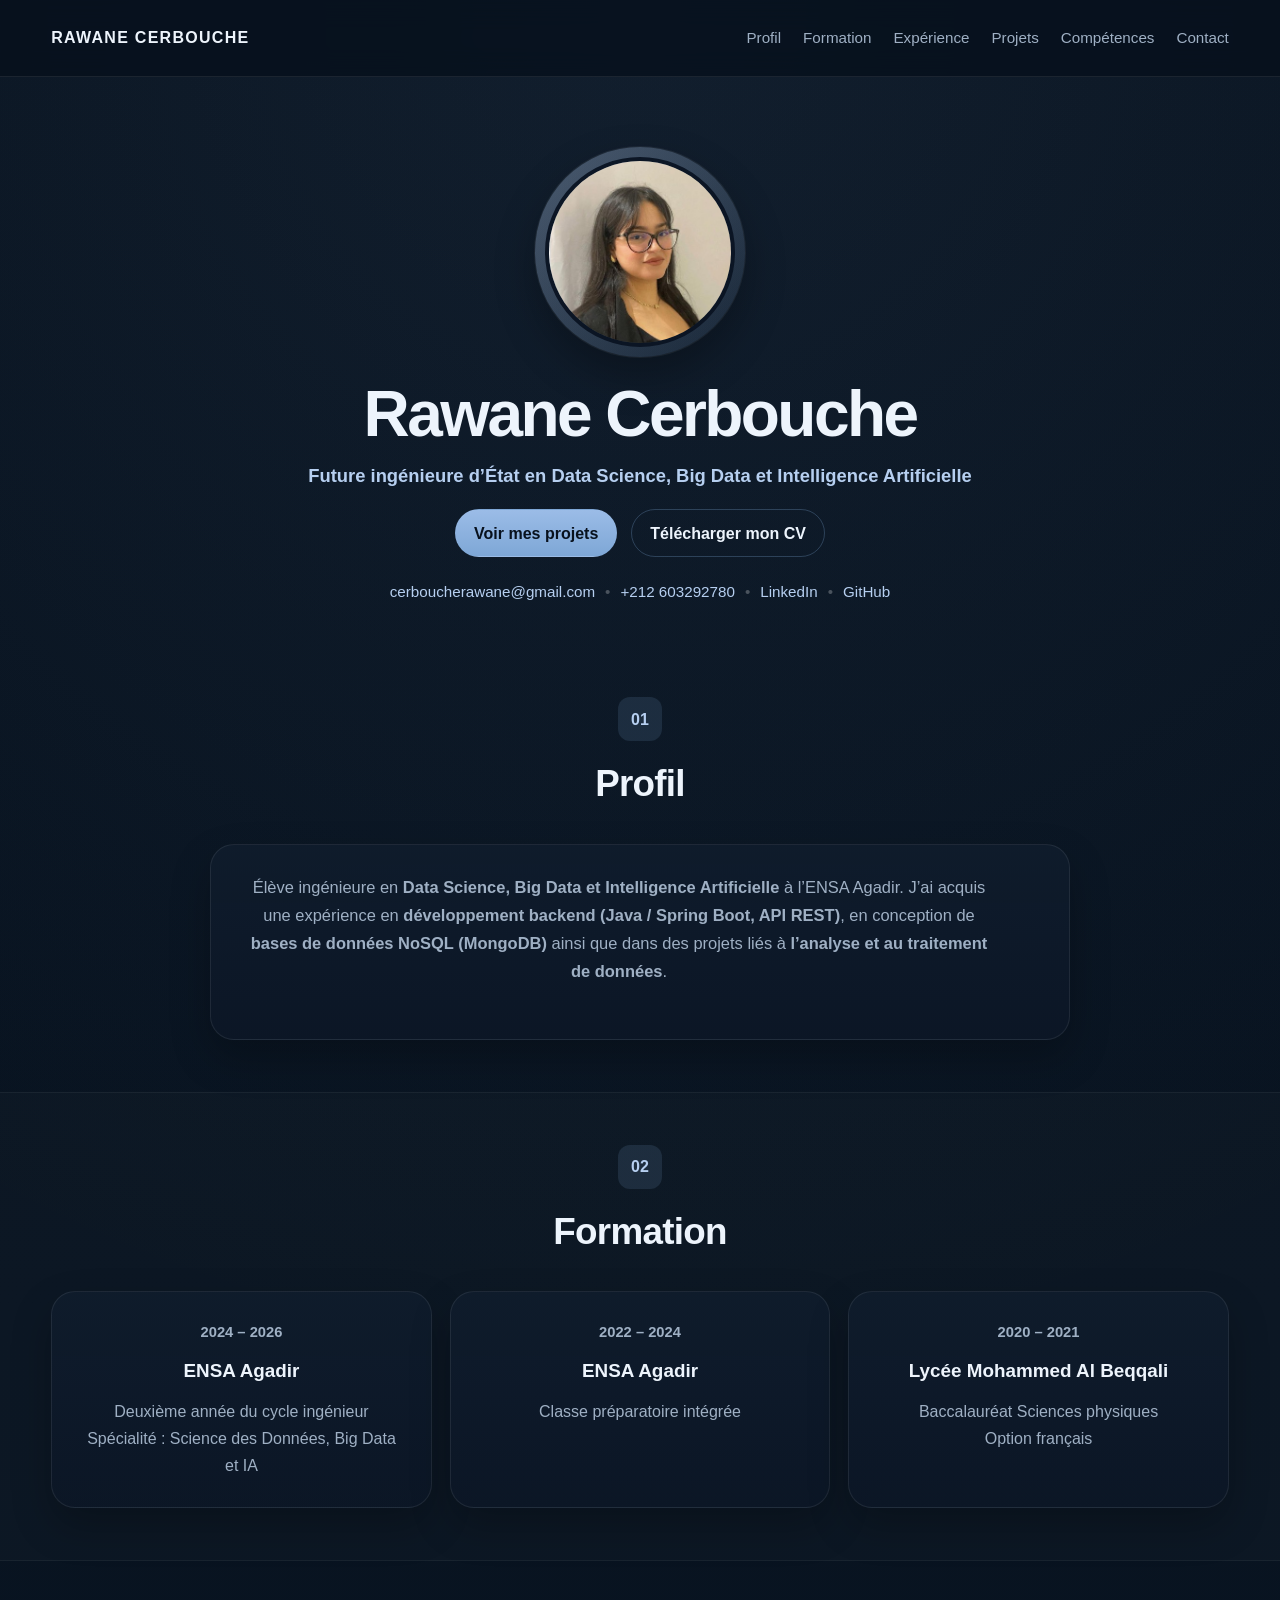
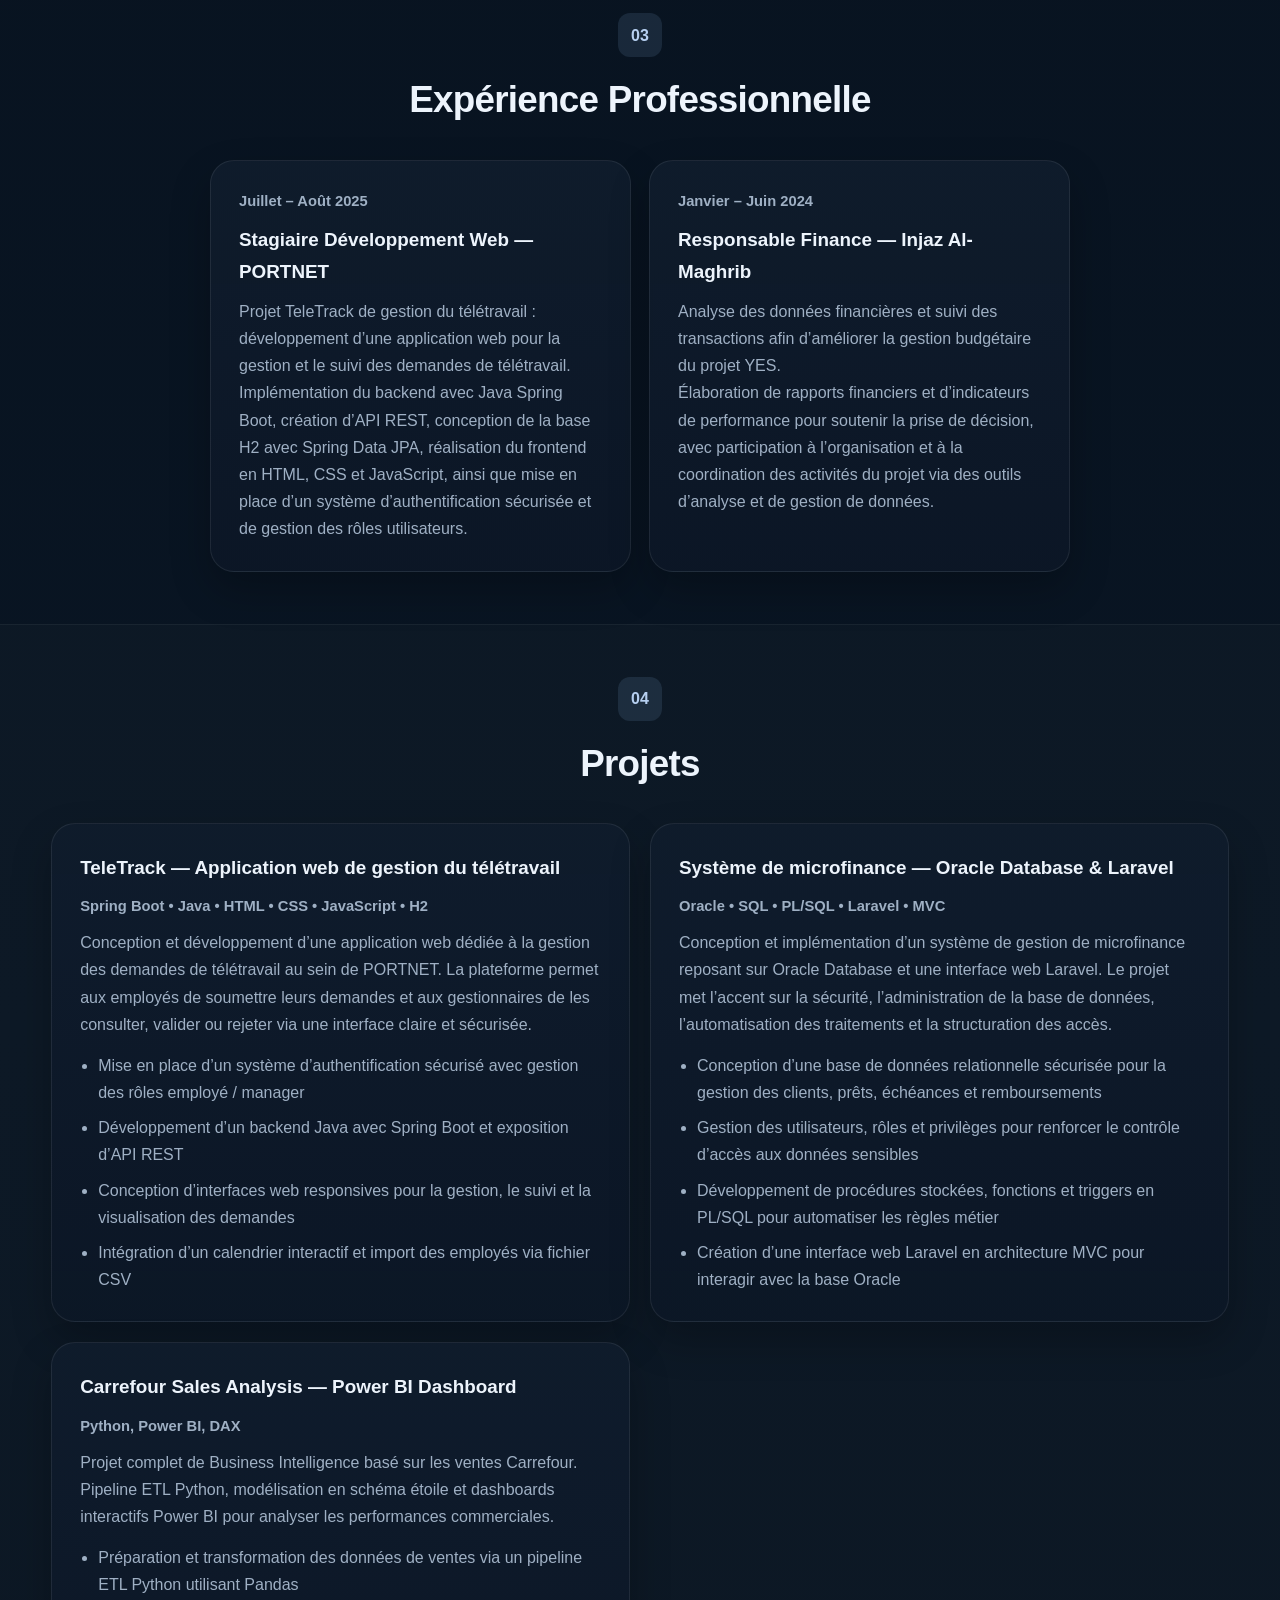
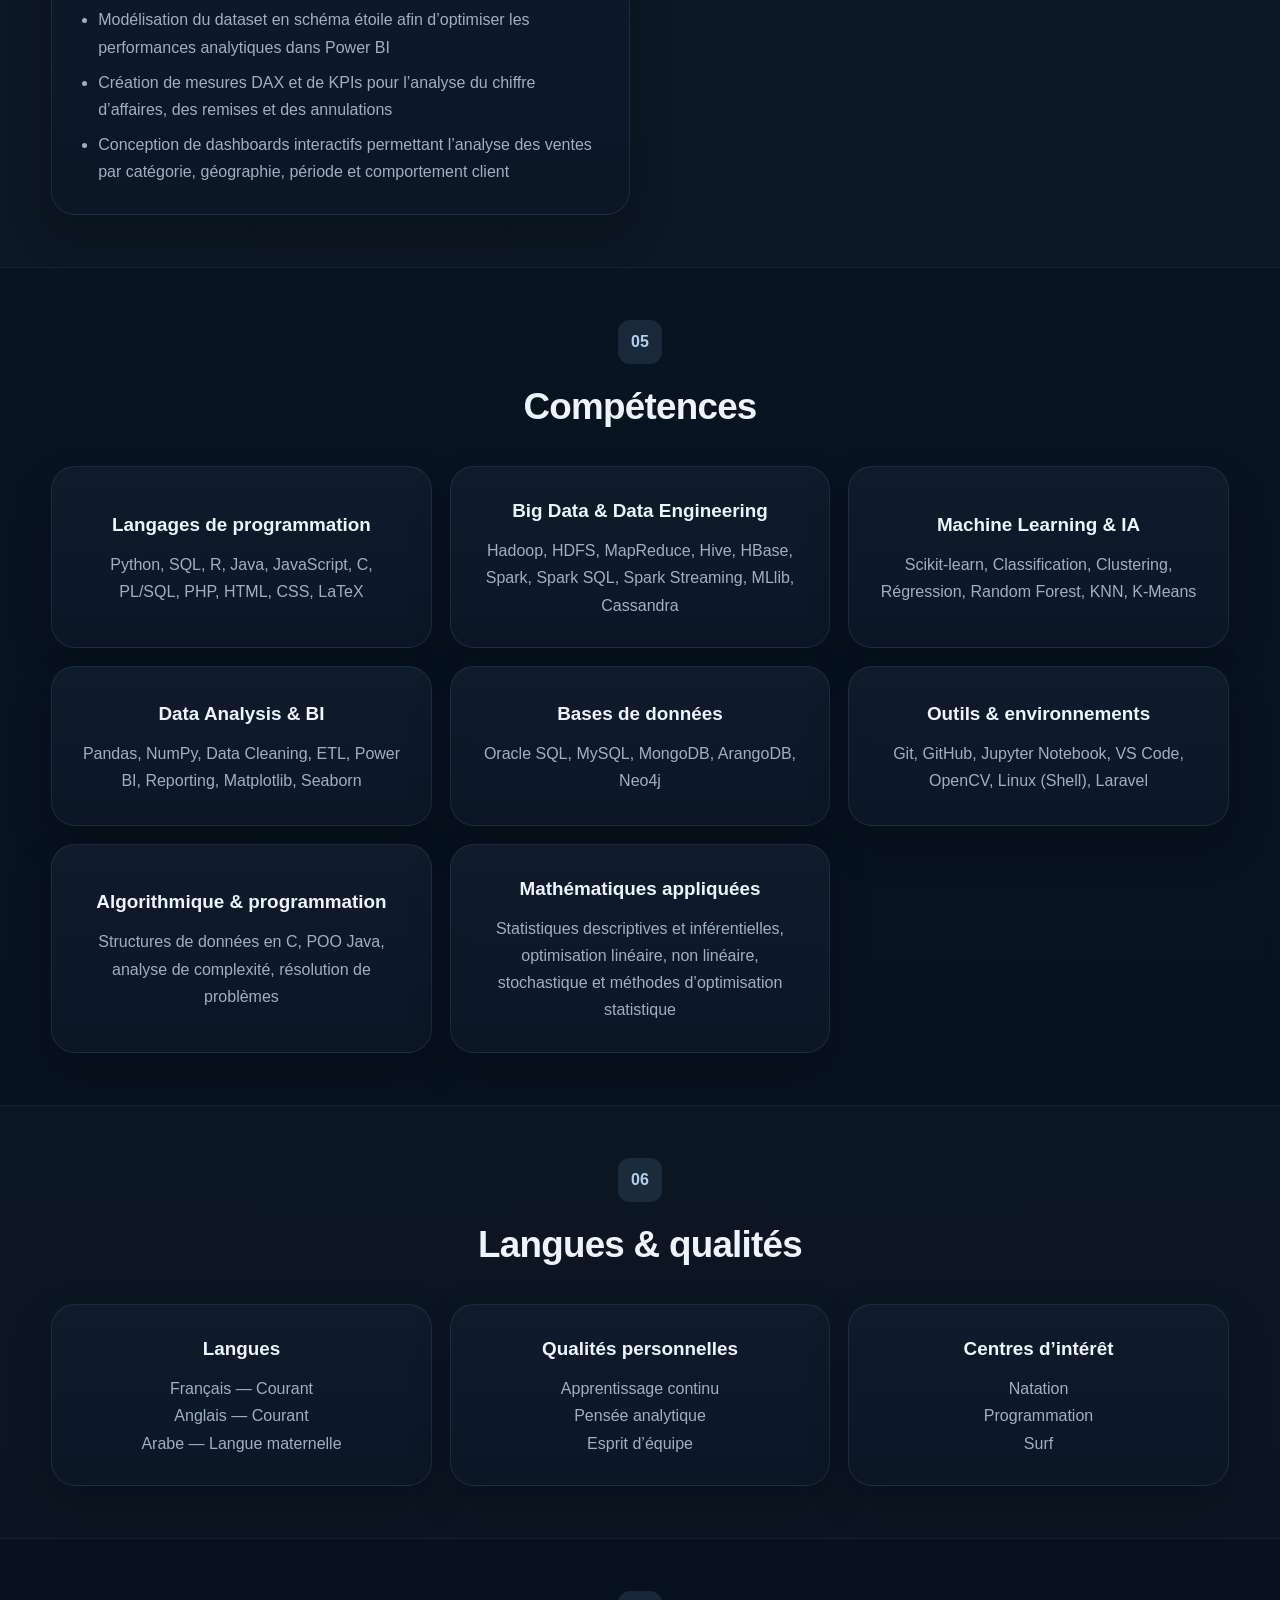
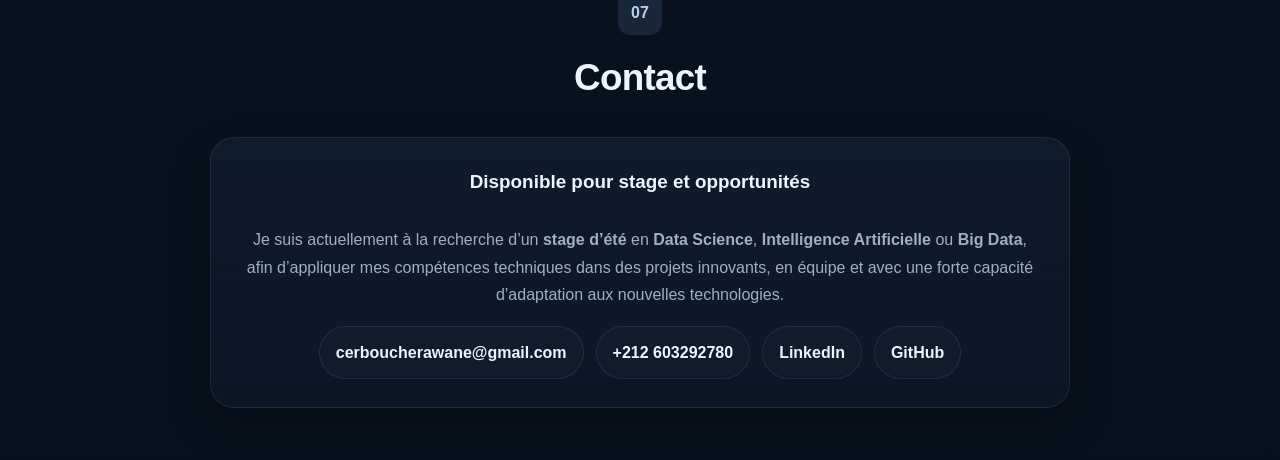
<file: index.html>
<!DOCTYPE html>
<html lang="fr">
<head>
  <meta charset="UTF-8" />
  <meta name="viewport" content="width=device-width, initial-scale=1.0" />
  <title>Rawane Cerbouche | Portfolio</title>
  <meta name="description" content="Portfolio professionnel de Rawane Cerbouche - Data Science, Big Data et Intelligence Artificielle" />
  <link rel="stylesheet" href="style.css" />
</head>
<body>

  <header class="header">
    <div class="container nav">
      <a href="#home" class="logo">Rawane Cerbouche</a>

      <nav class="nav-links">
        <a href="#about">Profil</a>
        <a href="#education">Formation</a>
        <a href="#experience">Expérience</a>
        <a href="#projects">Projets</a>
        <a href="#skills">Compétences</a>
        <a href="#contact">Contact</a>
      </nav>
    </div>
  </header>

  <main id="home">

    <!-- HERO -->
    <section class="hero">
      <div class="container hero-inner">
        <div class="hero-image-wrap">
          <div class="hero-image-frame">
            <img src="rawane.jpeg" alt="Photo de Rawane Cerbouche">
          </div>
        </div>

        <h1>Rawane Cerbouche</h1>
        <p class="hero-role">Future ingénieure d’État en Data Science, Big Data et Intelligence Artificielle</p>

        

        <div class="hero-actions">
          <a class="btn btn-primary" href="#projects">Voir mes projets</a>
          <a class="btn btn-secondary" href="rawane.pdf" download>Télécharger mon CV</a>
        </div>

        <div class="hero-contact">
          <a href="mailto:cerboucherawane@gmail.com">cerboucherawane@gmail.com</a>
          <span>•</span>
          <a href="tel:+212603292780">+212 603292780</a>
          <span>•</span>
          <a href="https://www.linkedin.com/in/rawane-cerbouche-83610433a/" target="_blank" rel="noopener">LinkedIn</a>
          <span>•</span>
          <a href="https://github.com/rawanecerbouche" target="_blank" rel="noopener">GitHub</a>
        </div>
      </div>
    </section>

    <!-- ABOUT -->
    <section class="section" id="about">
      <div class="container narrow">
        <div class="section-heading center">
          <span>01</span>
          <h2>Profil</h2>
        </div>

        <div class="card centered-card">
          <p class="hero-text">
          
  Élève ingénieure en <strong>Data Science, Big Data et Intelligence Artificielle</strong> à l’ENSA Agadir.
  J’ai acquis une expérience en <strong>développement backend (Java / Spring Boot, API REST)</strong>,
  en conception de <strong>bases de données NoSQL (MongoDB)</strong> ainsi que dans des projets liés à
  <strong>l’analyse et au traitement de données</strong>.
  

        </p>
        </div>
      </div>
    </section>

    <!-- EDUCATION -->
    <section class="section alt-section" id="education">
      <div class="container">
        <div class="section-heading center">
          <span>02</span>
          <h2>Formation</h2>
        </div>

        <div class="grid-3">
          <article class="card info-card text-center">
            <p class="card-date">2024 – 2026</p>
            <h3>ENSA Agadir</h3>
            <p>Deuxième année  du cycle ingénieur</p>
            <p>Spécialité : Science des Données, Big Data et IA</p>
          </article>

          <article class="card info-card text-center">
            <p class="card-date">2022 – 2024</p>
            <h3>ENSA Agadir</h3>
            <p>Classe préparatoire intégrée</p>
          </article>

          <article class="card info-card text-center">
            <p class="card-date">2020 – 2021</p>
            <h3>Lycée Mohammed Al Beqqali</h3>
            <p>Baccalauréat Sciences physiques</p>
            <p>Option français</p>
          </article>
        </div>
      </div>
    </section>

    <!-- EXPERIENCE -->
    <section class="section" id="experience">
      <div class="container narrow">
        <div class="section-heading center">
          <span>03</span>
          <h2>Expérience Professionnelle</h2>
        </div>

        <div class="grid-2">
          <article class="card">
            <p class="card-date">Juillet – Août 2025</p>
            <h3>Stagiaire Développement Web — PORTNET</h3>
            <p>
              Projet TeleTrack de gestion du télétravail : développement d’une application web
              pour la gestion et le suivi des demandes de télétravail.
            </p>
            <p>
              Implémentation du backend avec Java Spring Boot, création d’API REST,
              conception de la base H2 avec Spring Data JPA, réalisation du frontend en HTML,
              CSS et JavaScript, ainsi que mise en place d’un système d’authentification sécurisée
              et de gestion des rôles utilisateurs. 
            </p>
          </article>

          <article class="card">
            <p class="card-date">Janvier – Juin 2024</p>
            <h3>Responsable Finance — Injaz Al-Maghrib</h3>
            <p>
              Analyse des données financières et suivi des transactions afin d’améliorer
              la gestion budgétaire du projet YES. 
            </p>
            <p>
              Élaboration de rapports financiers et d’indicateurs de performance pour soutenir
              la prise de décision, avec participation à l’organisation et à la coordination des activités
              du projet via des outils d’analyse et de gestion de données.
            </p>
          </article>
        </div>
      </div>
    </section>

    <!-- PROJECTS -->
    <section class="section alt-section" id="projects">
      <div class="container">
        <div class="section-heading center">
          <span>04</span>
          <h2>Projets</h2>
        </div>

        <div class="projects-grid">

          <a class="card project-card" href="post/teletrack/" style="display:block; text-decoration:none; color:inherit;">
            
            <h3>TeleTrack — Application web de gestion du télétravail</h3>
            <p class="card-date">Spring Boot • Java • HTML • CSS • JavaScript • H2</p>
            <p>
              Conception et développement d’une application web dédiée à la gestion
              des demandes de télétravail au sein de PORTNET. La plateforme permet
              aux employés de soumettre leurs demandes et aux gestionnaires de les
              consulter, valider ou rejeter via une interface claire et sécurisée.
            </p>
            <ul>
              <li>Mise en place d’un système d’authentification sécurisé avec gestion des rôles employé / manager</li>
              <li>Développement d’un backend Java avec Spring Boot et exposition d’API REST</li>
              <li>Conception d’interfaces web responsives pour la gestion, le suivi et la visualisation des demandes</li>
              <li>Intégration d’un calendrier interactif et import des employés via fichier CSV</li>
            </ul>
          </a>

          <a class="card project-card" href="post/plsql/" style="display:block; text-decoration:none; color:inherit;">
           
            <h3>Système de microfinance — Oracle Database & Laravel</h3>
            <p class="card-date">Oracle • SQL • PL/SQL • Laravel • MVC</p>
            <p>
              Conception et implémentation d’un système de gestion de microfinance
              reposant sur Oracle Database et une interface web Laravel. Le projet
              met l’accent sur la sécurité, l’administration de la base de données,
              l’automatisation des traitements et la structuration des accès.
            </p>
            <ul>
              <li>Conception d’une base de données relationnelle sécurisée pour la gestion des clients, prêts, échéances et remboursements</li>
              <li>Gestion des utilisateurs, rôles et privilèges pour renforcer le contrôle d’accès aux données sensibles</li>
              <li>Développement de procédures stockées, fonctions et triggers en PL/SQL pour automatiser les règles métier</li>
              <li>Création d’une interface web Laravel en architecture MVC pour interagir avec la base Oracle</li>
            </ul>
          </a>

          <a class="card project-card" href="post/powerbi/" style="display:block; text-decoration:none; color:inherit;">
           
            <h3>Carrefour Sales Analysis — Power BI Dashboard</h3>
            <p class="card-date">Python, Power BI, DAX</p>
            <p>
              Projet complet de Business Intelligence basé sur les ventes Carrefour.
              Pipeline ETL Python, modélisation en schéma étoile et dashboards
              interactifs Power BI pour analyser les performances commerciales.
            </p>
            <ul>
              <li>Préparation et transformation des données de ventes via un pipeline ETL Python utilisant Pandas</li>
              <li>Modélisation du dataset en schéma étoile afin d’optimiser les performances analytiques dans Power BI</li>
              <li>Création de mesures DAX et de KPIs pour l’analyse du chiffre d’affaires, des remises et des annulations</li>
              <li>Conception de dashboards interactifs permettant l’analyse des ventes par catégorie, géographie, période et comportement client</li>
            </ul>
          </a>

        </div>
      </div>
    </section>

    <!-- SKILLS -->
    <section class="section" id="skills">
      <div class="container">
        <div class="section-heading center">
          <span>05</span>
          <h2>Compétences</h2>
        </div>

        <div class="skills-grid">
          <article class="card skill-card text-center">
            <h3>Langages de programmation</h3>
            <p>Python, SQL, R, Java, JavaScript, C, PL/SQL, PHP, HTML, CSS, LaTeX</p>
          </article>

          <article class="card skill-card text-center">
            <h3>Big Data & Data Engineering</h3>
            <p>Hadoop, HDFS, MapReduce, Hive, HBase, Spark, Spark SQL, Spark Streaming, MLlib, Cassandra</p>
          </article>

          <article class="card skill-card text-center">
            <h3>Machine Learning & IA</h3>
            <p>Scikit-learn, Classification, Clustering, Régression, Random Forest, KNN, K-Means</p>
          </article>

          <article class="card skill-card text-center">
            <h3>Data Analysis & BI</h3>
            <p>Pandas, NumPy, Data Cleaning, ETL, Power BI, Reporting, Matplotlib, Seaborn</p>
          </article>

          <article class="card skill-card text-center">
            <h3>Bases de données</h3>
            <p>Oracle SQL, MySQL, MongoDB, ArangoDB, Neo4j</p>
          </article>

          <article class="card skill-card text-center">
            <h3>Outils & environnements</h3>
            <p>Git, GitHub, Jupyter Notebook, VS Code, OpenCV, Linux (Shell), Laravel</p>
          </article>

          <article class="card skill-card text-center">
            <h3>Algorithmique & programmation</h3>
            <p>Structures de données en C, POO Java, analyse de complexité, résolution de problèmes</p>
          </article>

          <article class="card skill-card text-center">
            <h3>Mathématiques appliquées</h3>
            <p>Statistiques descriptives et inférentielles, optimisation linéaire, non linéaire, stochastique et méthodes d’optimisation statistique</p>
          </article>
        </div>
      </div>
    </section>

    <!-- EXTRA -->
    <section class="section alt-section" id="more">
      <div class="container">
        <div class="section-heading center">
          <span>06</span>
          <h2>Langues & qualités</h2>
        </div>

        <div class="grid-3">
          <article class="card text-center">
            <h3>Langues</h3>
            <p>Français — Courant</p>
            <p>Anglais — Courant</p>
            <p>Arabe — Langue maternelle</p>
          </article>

          <article class="card text-center">
            <h3>Qualités personnelles</h3>
            <p>Apprentissage continu</p>
            <p>Pensée analytique</p>
            <p>Esprit d’équipe</p>
          </article>

          <article class="card text-center">
            <h3>Centres d’intérêt</h3>
            <p>Natation</p>
            <p>Programmation</p>
            <p>Surf</p>
          </article>
        </div>
      </div>
    </section>

    <!-- CONTACT -->
    <section class="section" id="contact">
      <div class="container narrow">
        <div class="section-heading center">
          <span>07</span>
          <h2>Contact</h2>
        </div>

        <div class="card contact-card text-center">
          <h3>Disponible pour stage et opportunités</h3>
          <p>
            Je suis actuellement à la recherche d’un <strong>stage d’été</strong> en
            <strong>Data Science</strong>, <strong>Intelligence Artificielle</strong>
            ou <strong>Big Data</strong>, afin d’appliquer mes compétences techniques
            dans des projets innovants, en équipe et avec une forte capacité d’adaptation
            aux nouvelles technologies.
          </p>

          <div class="contact-links">
            <a href="mailto:cerboucherawane@gmail.com">cerboucherawane@gmail.com</a>
            <a href="tel:+212603292780">+212 603292780</a>
            <a href="https://www.linkedin.com/in/rawane-cerbouche-83610433a/" target="_blank" rel="noopener">LinkedIn</a>
            <a href="https://github.com/rawanecerbouche" target="_blank" rel="noopener">GitHub</a>
          </div>
        </div>
      </div>
    </section>

  </main>
</body>
</html>
</file>
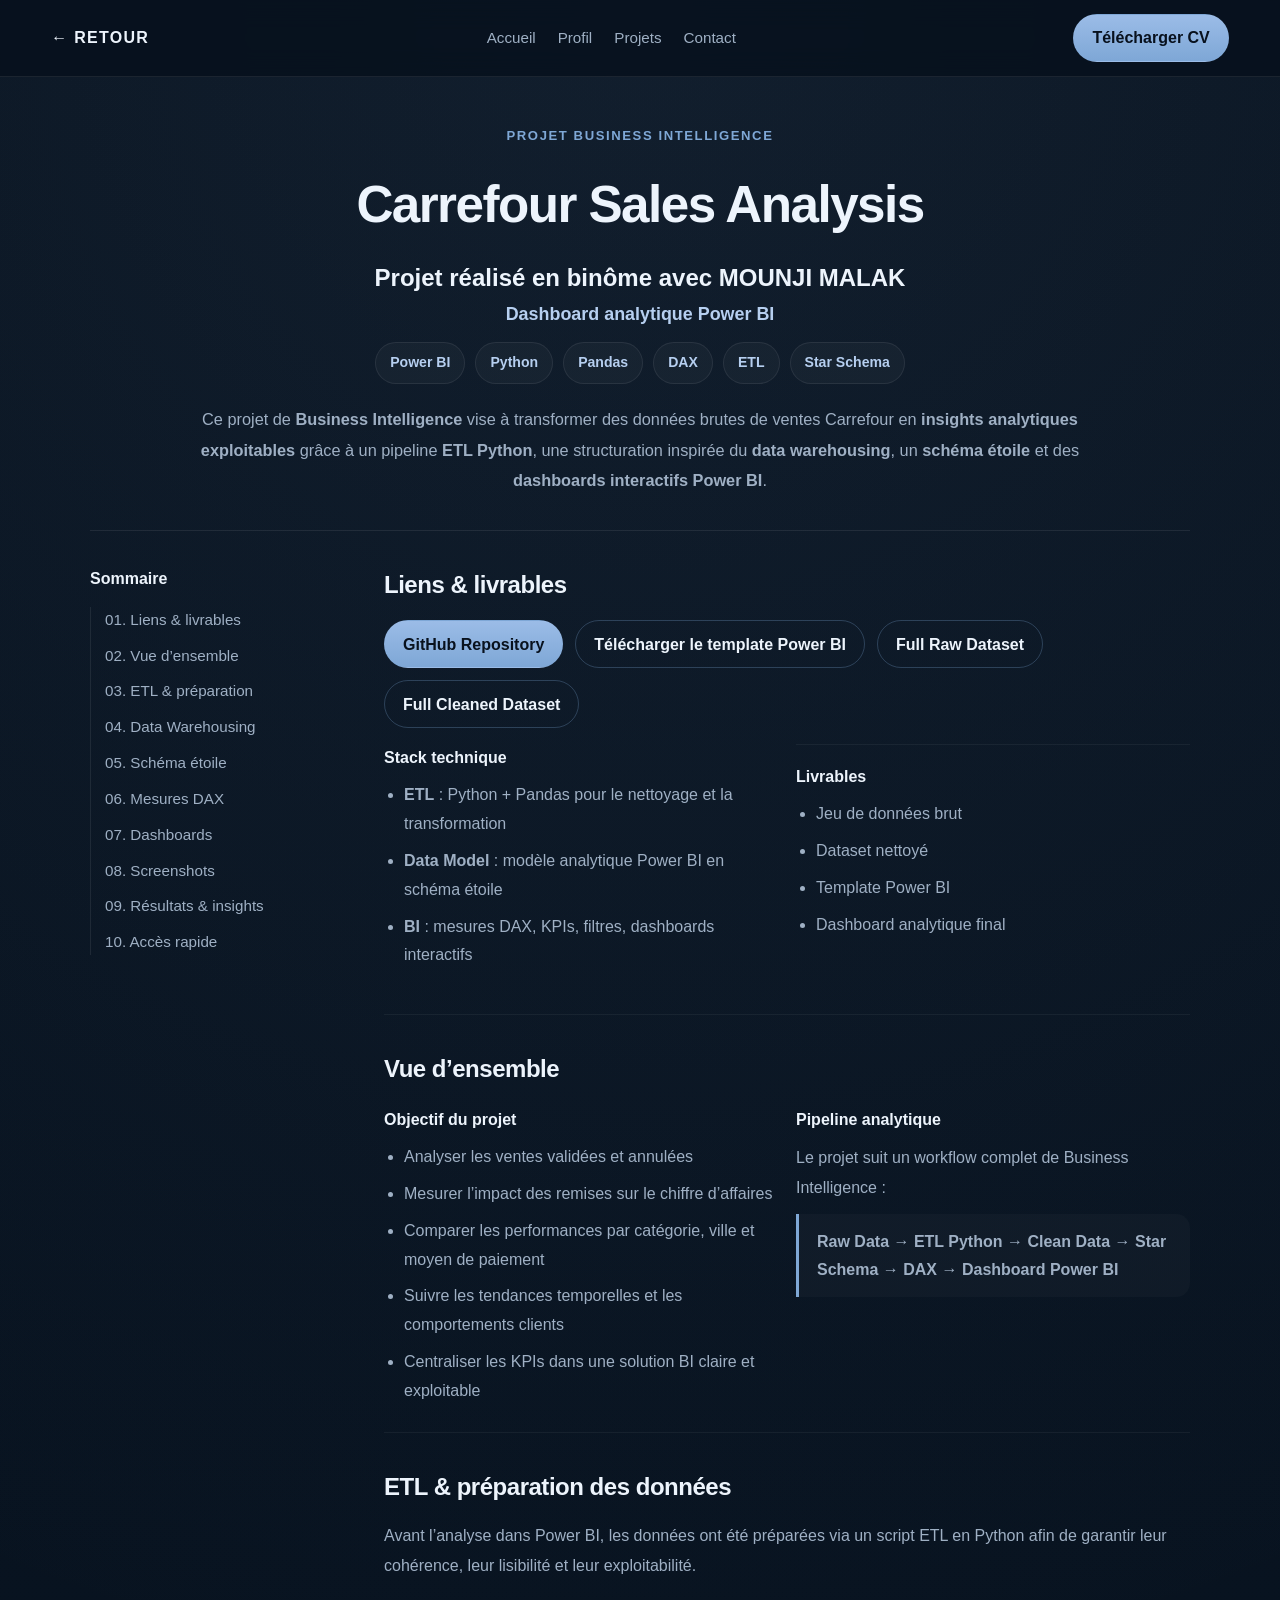
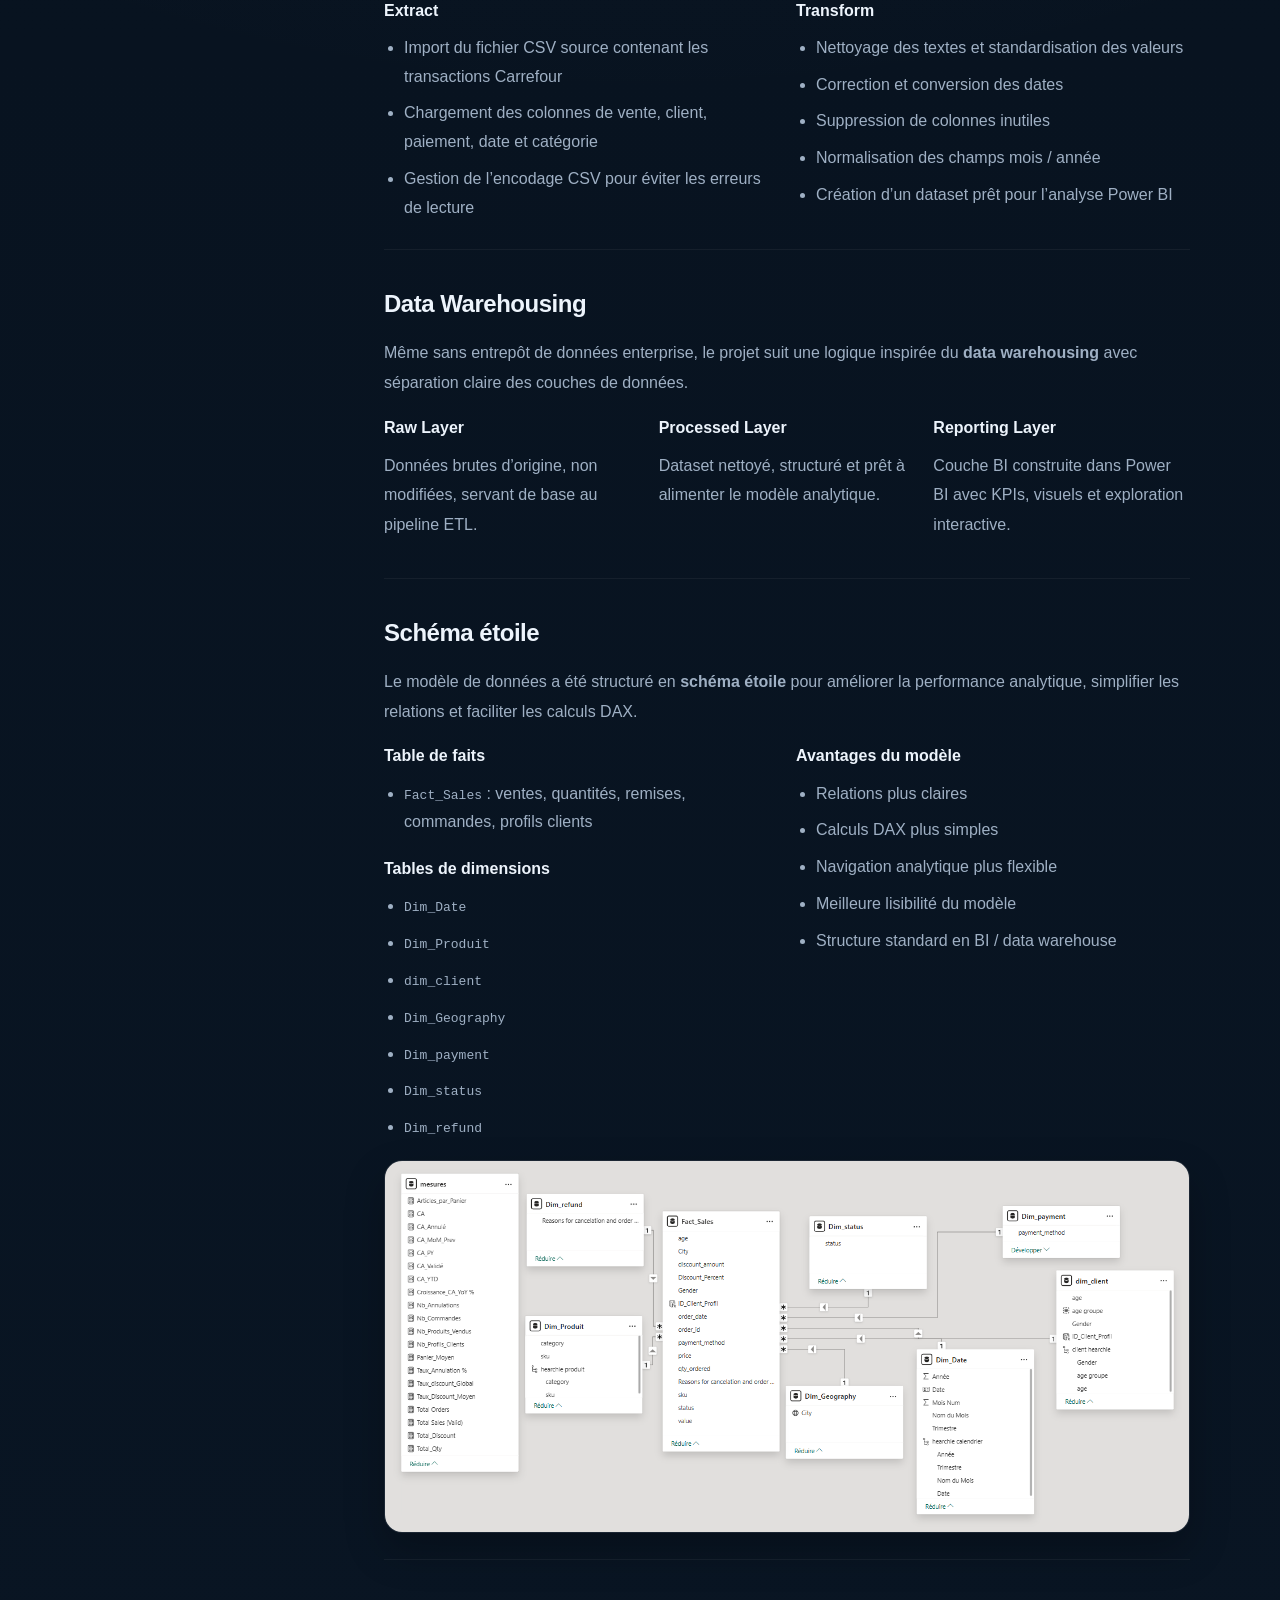
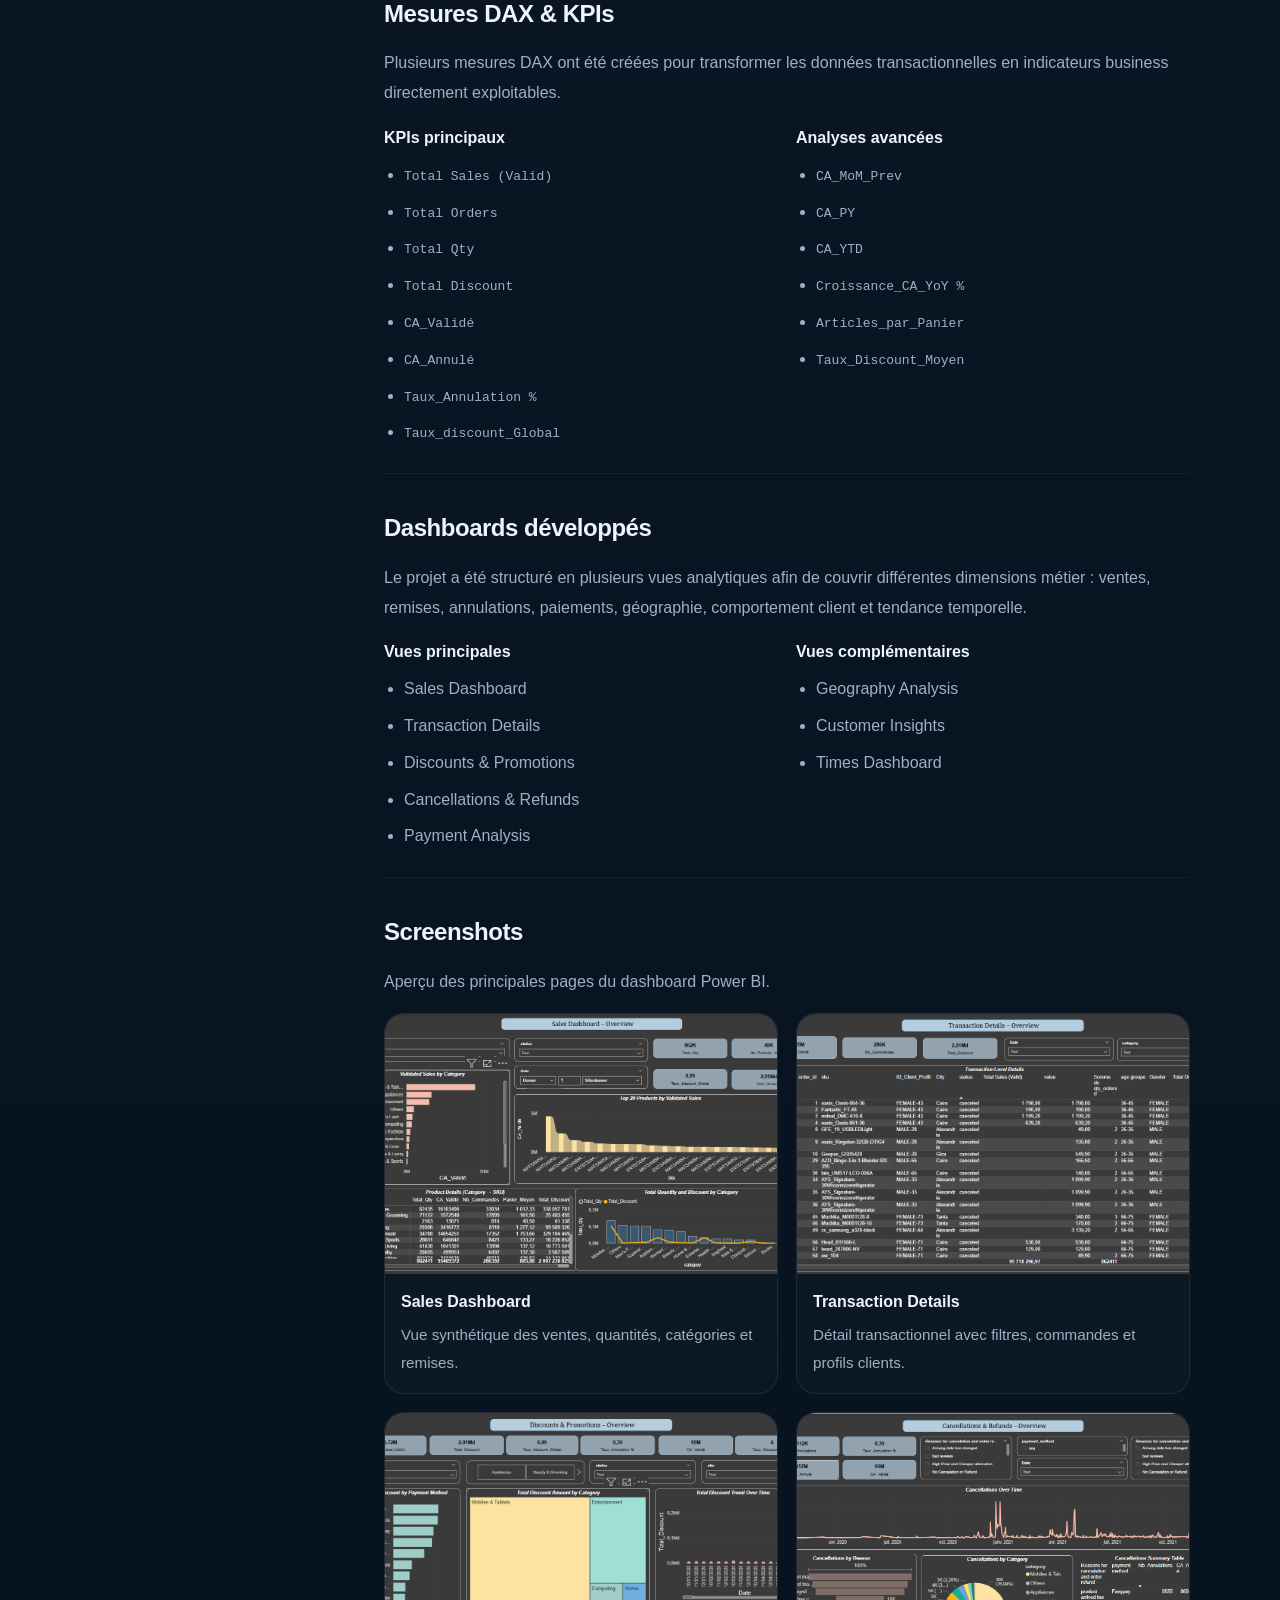
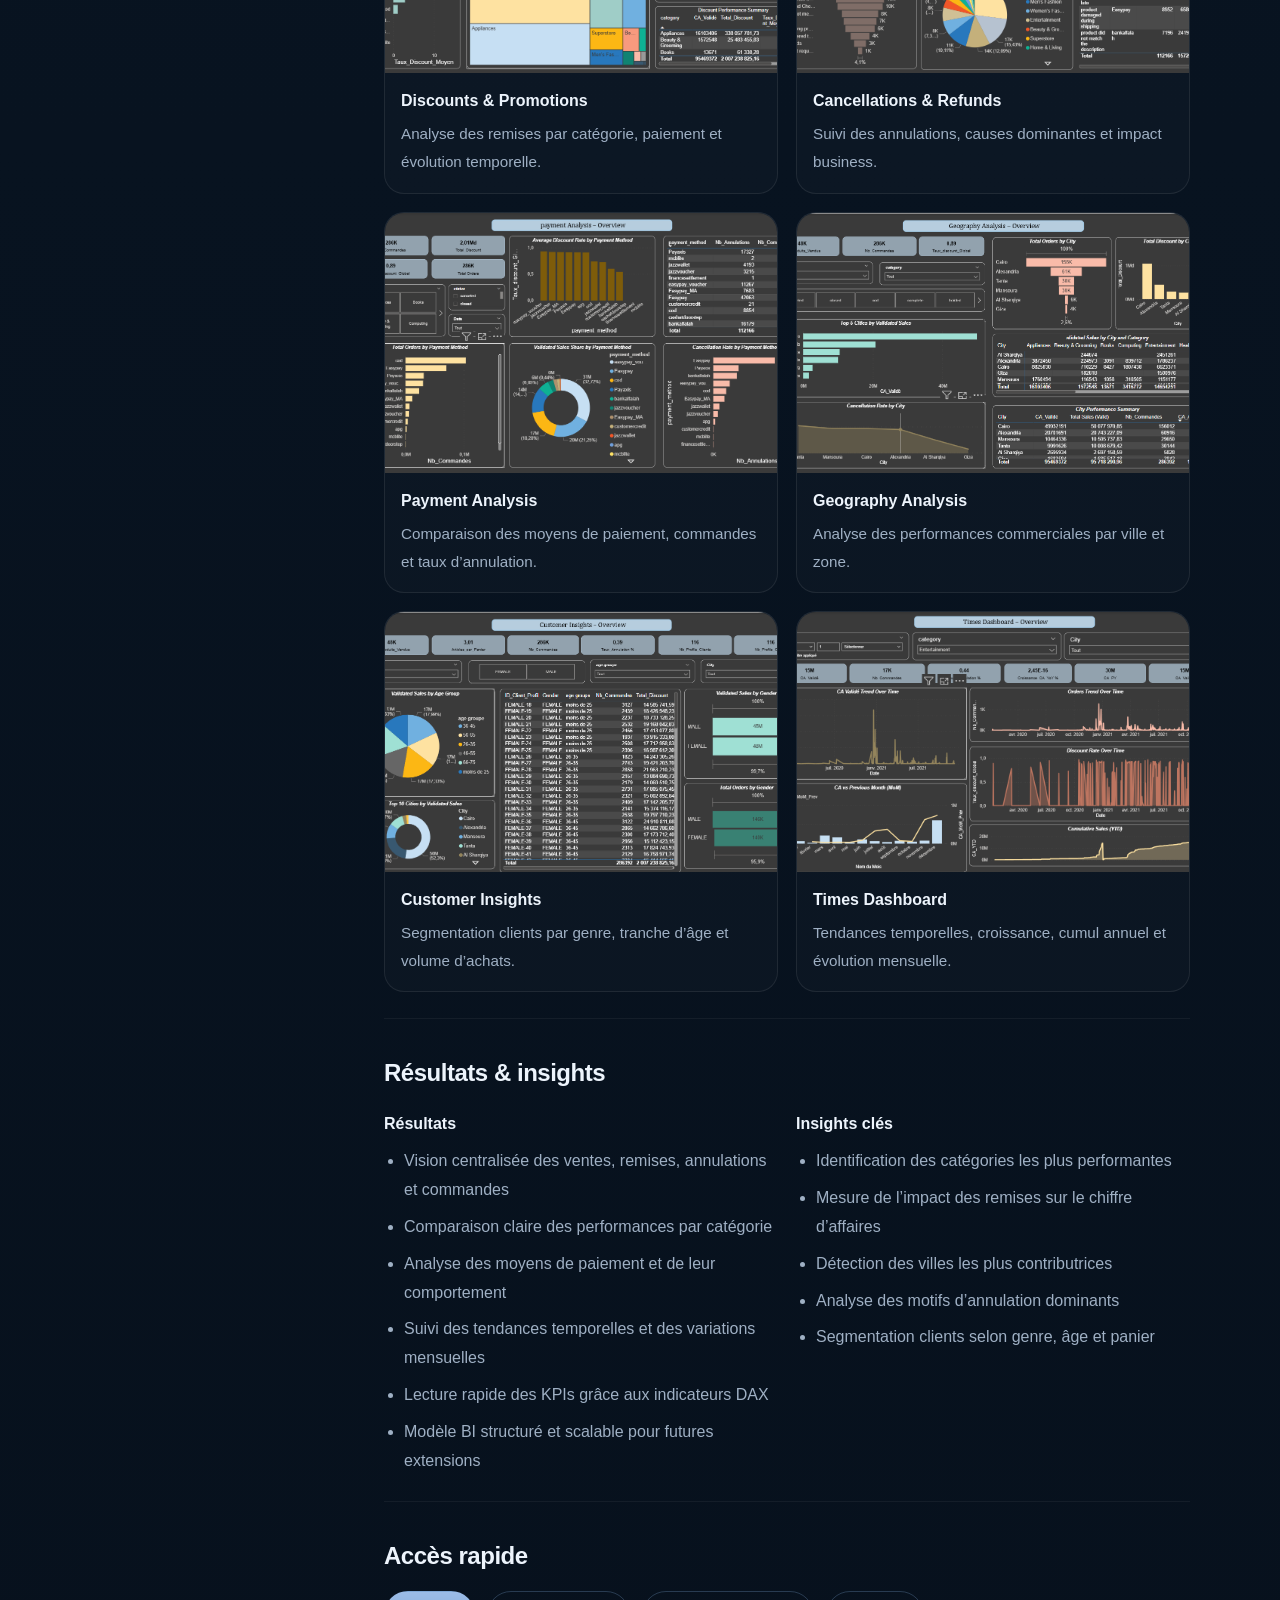
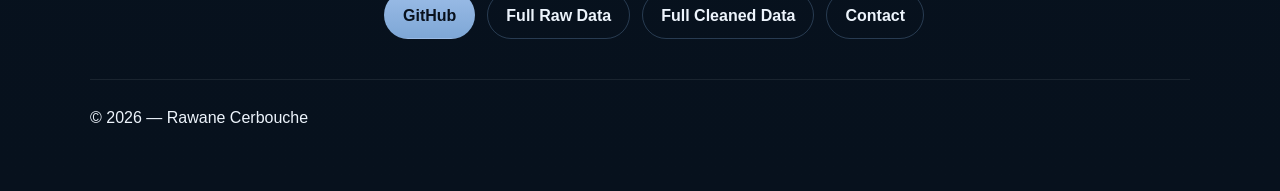
<file: post/powerbi/index.html>
<!DOCTYPE html>
<html lang="fr">
<head>
  <meta charset="UTF-8" />
  <meta name="viewport" content="width=device-width, initial-scale=1.0" />
  <title>Carrefour Sales Analysis — Détails du projet</title>
  <link rel="stylesheet" href="../../style.css" />
  <meta
    name="description"
    content="Projet Business Intelligence Power BI : ETL Python, data warehousing simplifié, schéma étoile, mesures DAX et dashboards interactifs pour l’analyse des ventes Carrefour."
  />

  <style>
    /* ===== Page Power BI : style spécifique ===== */
    .project-page{
      padding-top: 24px;
      padding-bottom: 60px;
    }

    .project-shell{
      max-width: 1100px;
      margin: 0 auto;
    }

    .project-hero{
      text-align: center;
      padding: 24px 0 34px;
      border-bottom: 1px solid var(--line);
      margin-bottom: 34px;
    }

    .project-meta{
      color: var(--accent);
      text-transform: uppercase;
      letter-spacing: .12em;
      font-size: .82rem;
      font-weight: 700;
      margin-bottom: 14px;
    }

    .project-hero h1{
      font-size: clamp(2.2rem, 4vw, 3.4rem);
      margin-bottom: 10px;
      letter-spacing: -.03em;
    }

    .project-subtitle{
      color: var(--accent-strong);
      font-size: 1.12rem;
      font-weight: 600;
      margin-bottom: 12px;
    }

    .project-team{
      color: var(--muted);
      font-size: .95rem;
      margin-bottom: 18px;
    }

    .project-tags{
      display: flex;
      justify-content: center;
      flex-wrap: wrap;
      gap: 10px;
      margin-bottom: 20px;
    }

    .project-tag-chip{
      padding: 8px 14px;
      border: 1px solid var(--line);
      border-radius: 999px;
      background: rgba(255,255,255,.03);
      color: var(--accent-strong);
      font-size: .88rem;
      font-weight: 600;
    }

    .project-intro{
      max-width: 880px;
      margin: 0 auto;
      color: var(--muted);
      font-size: 1.02rem;
      line-height: 1.9;
    }

    .project-layout{
      display: grid;
      grid-template-columns: 260px 1fr;
      gap: 34px;
      align-items: start;
    }

    .project-toc{
      position: sticky;
      top: 110px;
      padding-right: 10px;
    }

    .project-toc h3{
      font-size: 1rem;
      margin-bottom: 14px;
      color: var(--text);
    }

    .project-toc-list{
      display: flex;
      flex-direction: column;
      gap: 10px;
      border-left: 1px solid var(--line);
      padding-left: 14px;
    }

    .project-toc-list a{
      color: var(--muted);
      font-size: .95rem;
      transition: .2s ease;
    }

    .project-toc-list a:hover{
      color: var(--text);
      transform: translateX(3px);
    }

    .project-content{
      display: flex;
      flex-direction: column;
      gap: 34px;
    }

    .content-block{
      padding-bottom: 26px;
      border-bottom: 1px solid var(--line-soft);
    }

    .content-block:last-child{
      border-bottom: none;
      padding-bottom: 0;
    }

    .content-block h2{
      font-size: 1.5rem;
      margin-bottom: 14px;
      letter-spacing: -.02em;
    }

    .content-block h4{
      font-size: 1rem;
      margin-bottom: 10px;
      color: var(--text);
    }

    .content-block p{
      color: var(--muted);
      line-height: 1.85;
      margin-bottom: 12px;
    }

    .content-block ul{
      padding-left: 20px;
      color: var(--muted);
      line-height: 1.8;
    }

    .content-block li + li{
      margin-top: 8px;
    }

    .project-simple-grid{
      display: grid;
      grid-template-columns: repeat(2, 1fr);
      gap: 18px;
      margin-top: 16px;
    }

    .project-simple-grid-3{
      display: grid;
      grid-template-columns: repeat(3, 1fr);
      gap: 18px;
      margin-top: 16px;
    }

    .project-panel{
      padding: 18px 0;
      border-top: 1px solid var(--line-soft);
    }

    .project-panel:first-child{
      border-top: none;
      padding-top: 0;
    }

    .project-note{
      padding: 14px 18px;
      border-left: 3px solid var(--accent);
      background: rgba(255,255,255,.025);
      border-radius: 0 14px 14px 0;
      color: var(--muted);
      margin-top: 10px;
    }

    .project-image-full{
      margin-top: 18px;
    }

    .project-image-full img{
      width: 100%;
      border-radius: 18px;
      border: 1px solid var(--line);
      box-shadow: var(--shadow);
    }

    .screens-grid{
      display: grid;
      grid-template-columns: repeat(2, 1fr);
      gap: 18px;
      margin-top: 16px;
    }

    .screen-item{
      overflow: hidden;
      border-radius: 20px;
      border: 1px solid var(--line);
      background: rgba(255,255,255,.02);
    }

    .screen-item img{
      width: 100%;
      height: 260px;
      object-fit: cover;
      display: block;
    }

    .screen-caption{
      padding: 14px 16px 16px;
    }

    .screen-caption h4{
      margin-bottom: 6px;
    }

    .screen-caption p{
      margin: 0;
      font-size: .95rem;
    }

    .quick-links{
      display: flex;
      flex-wrap: wrap;
      gap: 12px;
      margin-top: 10px;
    }

    .footer.project-footer{
      margin-top: 40px;
      border-top: 1px solid var(--line);
      padding-top: 24px;
    }

    @media (max-width: 980px){
      .project-layout{
        grid-template-columns: 1fr;
      }

      .project-toc{
        position: relative;
        top: auto;
        padding-right: 0;
      }

      .project-toc-list{
        border-left: none;
        padding-left: 0;
      }

      .project-simple-grid,
      .project-simple-grid-3,
      .screens-grid{
        grid-template-columns: 1fr;
      }
    }
  </style>
</head>

<body>
  <header class="header">
    <div class="container nav">
      <a class="logo" href="../../index.html#projects">← Retour</a>

      <nav class="nav-links">
        <a href="../../index.html#home">Accueil</a>
        <a href="../../index.html#about">Profil</a>
        <a href="../../index.html#projects" class="active">Projets</a>
        <a href="../../index.html#contact">Contact</a>
      </nav>

      <div class="nav-actions">
        <a class="btn btn-primary" href="../../rawane.pdf" download>Télécharger CV</a>
      </div>
    </div>
  </header>

  <main class="container project-page">
    <div class="project-shell">

      <!-- HERO -->
      <section class="project-hero">
        <p class="project-meta">Projet Business Intelligence</p>
        <h1>Carrefour Sales Analysis</h1>
         <h2 >Projet réalisé en binôme avec MOUNJI MALAK</h2>
        <p class="project-subtitle">Dashboard analytique Power BI</p>
       

        <div class="project-tags">
          <span class="project-tag-chip">Power BI</span>
          <span class="project-tag-chip">Python</span>
          <span class="project-tag-chip">Pandas</span>
          <span class="project-tag-chip">DAX</span>
          <span class="project-tag-chip">ETL</span>
          <span class="project-tag-chip">Star Schema</span>
        </div>

        <p class="project-intro">
          Ce projet de <strong>Business Intelligence</strong> vise à transformer des données brutes de ventes Carrefour
          en <strong>insights analytiques exploitables</strong> grâce à un pipeline
          <strong>ETL Python</strong>, une structuration inspirée du
          <strong>data warehousing</strong>, un <strong>schéma étoile</strong> et des
          <strong>dashboards interactifs Power BI</strong>.
        </p>
      </section>

      <div class="project-layout">

        <!-- TABLE DES MATIÈRES VERTICALE -->
        <aside class="project-toc">
          <h3>Sommaire</h3>
          <nav class="project-toc-list">
            <a href="#liens">01. Liens & livrables</a>
            <a href="#overview">02. Vue d’ensemble</a>
            <a href="#etl">03. ETL & préparation</a>
            <a href="#warehouse">04. Data Warehousing</a>
            <a href="#schema">05. Schéma étoile</a>
            <a href="#measures">06. Mesures DAX</a>
            <a href="#dashboards">07. Dashboards</a>
            <a href="#screenshots">08. Screenshots</a>
            <a href="#results">09. Résultats & insights</a>
            <a href="#cta">10. Accès rapide</a>
          </nav>
        </aside>

        <!-- CONTENU -->
        <div class="project-content">

          <section id="liens" class="content-block">
            <h2>Liens & livrables</h2>

            <div class="quick-links">
              <a class="btn btn-primary" href="https://github.com/mounjimallak-bit/Carrefour-Sales-Analysis-Power-BI-Project" target="_blank" rel="noopener noreferrer">
                GitHub Repository
              </a>
              <a class="btn btn-secondary" href="./project_powerbi.pbit" download>
                Télécharger le template Power BI
              </a>
              <a class="btn btn-secondary" href="https://drive.google.com/file/d/1X8w2iwG33Yd4KUv2MXWcPAy2ngNGf-DJ/view" target="_blank" rel="noopener noreferrer">
                Full Raw Dataset
              </a>
              <a class="btn btn-secondary" href="https://drive.google.com/file/d/1939kxoTLac0OPcrJ3B8phA9asYU4_G3M/view" target="_blank" rel="noopener noreferrer">
                Full Cleaned Dataset
              </a>
            </div>

            <div class="project-simple-grid">
              <div class="project-panel">
                <h4>Stack technique</h4>
                <ul>
                  <li><strong>ETL</strong> : Python + Pandas pour le nettoyage et la transformation</li>
                  <li><strong>Data Model</strong> : modèle analytique Power BI en schéma étoile</li>
                  <li><strong>BI</strong> : mesures DAX, KPIs, filtres, dashboards interactifs</li>
                </ul>
              </div>

              <div class="project-panel">
                <h4>Livrables</h4>
                <ul>
                  <li>Jeu de données brut</li>
                  <li>Dataset nettoyé</li>
                  <li>Template Power BI</li>
                  <li>Dashboard analytique final</li>
                </ul>
              </div>
            </div>
          </section>

          <section id="overview" class="content-block">
            <h2>Vue d’ensemble</h2>

            <div class="project-simple-grid">
              <div>
                <h4>Objectif du projet</h4>
                <ul>
                  <li>Analyser les ventes validées et annulées</li>
                  <li>Mesurer l’impact des remises sur le chiffre d’affaires</li>
                  <li>Comparer les performances par catégorie, ville et moyen de paiement</li>
                  <li>Suivre les tendances temporelles et les comportements clients</li>
                  <li>Centraliser les KPIs dans une solution BI claire et exploitable</li>
                </ul>
              </div>

              <div>
                <h4>Pipeline analytique</h4>
                <p>
                  Le projet suit un workflow complet de Business Intelligence :
                </p>
                <div class="project-note">
                  <strong>Raw Data → ETL Python → Clean Data → Star Schema → DAX → Dashboard Power BI</strong>
                </div>
              </div>
            </div>
          </section>

          <section id="etl" class="content-block">
            <h2>ETL & préparation des données</h2>
            <p>
              Avant l’analyse dans Power BI, les données ont été préparées via un script ETL en Python afin de garantir leur cohérence,
              leur lisibilité et leur exploitabilité.
            </p>

            <div class="project-simple-grid">
              <div>
                <h4>Extract</h4>
                <ul>
                  <li>Import du fichier CSV source contenant les transactions Carrefour</li>
                  <li>Chargement des colonnes de vente, client, paiement, date et catégorie</li>
                  <li>Gestion de l’encodage CSV pour éviter les erreurs de lecture</li>
                </ul>
              </div>

              <div>
                <h4>Transform</h4>
                <ul>
                  <li>Nettoyage des textes et standardisation des valeurs</li>
                  <li>Correction et conversion des dates</li>
                  <li>Suppression de colonnes inutiles</li>
                  <li>Normalisation des champs mois / année</li>
                  <li>Création d’un dataset prêt pour l’analyse Power BI</li>
                </ul>
              </div>
            </div>
          </section>

          <section id="warehouse" class="content-block">
            <h2>Data Warehousing</h2>
            <p>
              Même sans entrepôt de données enterprise, le projet suit une logique inspirée du
              <strong>data warehousing</strong> avec séparation claire des couches de données.
            </p>

            <div class="project-simple-grid-3">
              <div>
                <h4>Raw Layer</h4>
                <p>Données brutes d’origine, non modifiées, servant de base au pipeline ETL.</p>
              </div>

              <div>
                <h4>Processed Layer</h4>
                <p>Dataset nettoyé, structuré et prêt à alimenter le modèle analytique.</p>
              </div>

              <div>
                <h4>Reporting Layer</h4>
                <p>Couche BI construite dans Power BI avec KPIs, visuels et exploration interactive.</p>
              </div>
            </div>
          </section>

          <section id="schema" class="content-block">
            <h2>Schéma étoile</h2>
            <p>
              Le modèle de données a été structuré en <strong>schéma étoile</strong> pour améliorer la performance analytique,
              simplifier les relations et faciliter les calculs DAX.
            </p>

            <div class="project-simple-grid">
              <div>
                <h4>Table de faits</h4>
                <ul>
                  <li><code>Fact_Sales</code> : ventes, quantités, remises, commandes, profils clients</li>
                </ul>

                <h4 style="margin-top:18px;">Tables de dimensions</h4>
                <ul>
                  <li><code>Dim_Date</code></li>
                  <li><code>Dim_Produit</code></li>
                  <li><code>dim_client</code></li>
                  <li><code>Dim_Geography</code></li>
                  <li><code>Dim_payment</code></li>
                  <li><code>Dim_status</code></li>
                  <li><code>Dim_refund</code></li>
                </ul>
              </div>

              <div>
                <h4>Avantages du modèle</h4>
                <ul>
                  <li>Relations plus claires</li>
                  <li>Calculs DAX plus simples</li>
                  <li>Navigation analytique plus flexible</li>
                  <li>Meilleure lisibilité du modèle</li>
                  <li>Structure standard en BI / data warehouse</li>
                </ul>
              </div>
            </div>

            <div class="project-image-full">
              <img src="etoile.png" alt="Schéma étoile Power BI" />
            </div>
          </section>

          <section id="measures" class="content-block">
            <h2>Mesures DAX & KPIs</h2>
            <p>
              Plusieurs mesures DAX ont été créées pour transformer les données transactionnelles en indicateurs business directement exploitables.
            </p>

            <div class="project-simple-grid">
              <div>
                <h4>KPIs principaux</h4>
                <ul>
                  <li><code>Total Sales (Valid)</code></li>
                  <li><code>Total Orders</code></li>
                  <li><code>Total Qty</code></li>
                  <li><code>Total Discount</code></li>
                  <li><code>CA_Validé</code></li>
                  <li><code>CA_Annulé</code></li>
                  <li><code>Taux_Annulation %</code></li>
                  <li><code>Taux_discount_Global</code></li>
                </ul>
              </div>

              <div>
                <h4>Analyses avancées</h4>
                <ul>
                  <li><code>CA_MoM_Prev</code></li>
                  <li><code>CA_PY</code></li>
                  <li><code>CA_YTD</code></li>
                  <li><code>Croissance_CA_YoY %</code></li>
                  <li><code>Articles_par_Panier</code></li>
                  <li><code>Taux_Discount_Moyen</code></li>
                </ul>
              </div>
            </div>
          </section>

          <section id="dashboards" class="content-block">
            <h2>Dashboards développés</h2>
            <p>
              Le projet a été structuré en plusieurs vues analytiques afin de couvrir différentes dimensions métier :
              ventes, remises, annulations, paiements, géographie, comportement client et tendance temporelle.
            </p>

            <div class="project-simple-grid">
              <div>
                <h4>Vues principales</h4>
                <ul>
                  <li>Sales Dashboard</li>
                  <li>Transaction Details</li>
                  <li>Discounts & Promotions</li>
                  <li>Cancellations & Refunds</li>
                  <li>Payment Analysis</li>
                </ul>
              </div>

              <div>
                <h4>Vues complémentaires</h4>
                <ul>
                  <li>Geography Analysis</li>
                  <li>Customer Insights</li>
                  <li>Times Dashboard</li>
                </ul>
              </div>
            </div>
          </section>

          <section id="screenshots" class="content-block">
            <h2>Screenshots</h2>
            <p>Aperçu des principales pages du dashboard Power BI.</p>

            <div class="screens-grid">
              <div class="screen-item">
                <img src="sales_dashboard.png" alt="Sales Dashboard" />
                <div class="screen-caption">
                  <h4>Sales Dashboard</h4>
                  <p>Vue synthétique des ventes, quantités, catégories et remises.</p>
                </div>
              </div>

              <div class="screen-item">
                <img src="transaction details.png" alt="Transaction Details" />
                <div class="screen-caption">
                  <h4>Transaction Details</h4>
                  <p>Détail transactionnel avec filtres, commandes et profils clients.</p>
                </div>
              </div>

              <div class="screen-item">
                <img src="discount and promotions.png" alt="Discounts and Promotions" />
                <div class="screen-caption">
                  <h4>Discounts & Promotions</h4>
                  <p>Analyse des remises par catégorie, paiement et évolution temporelle.</p>
                </div>
              </div>

              <div class="screen-item">
                <img src="cencellation.png" alt="Cancellations and Refunds" />
                <div class="screen-caption">
                  <h4>Cancellations & Refunds</h4>
                  <p>Suivi des annulations, causes dominantes et impact business.</p>
                </div>
              </div>

              <div class="screen-item">
                <img src="payment analysis.png" alt="Payment Analysis" />
                <div class="screen-caption">
                  <h4>Payment Analysis</h4>
                  <p>Comparaison des moyens de paiement, commandes et taux d’annulation.</p>
                </div>
              </div>

              <div class="screen-item">
                <img src="geography analysis.png" alt="Geography Analysis" />
                <div class="screen-caption">
                  <h4>Geography Analysis</h4>
                  <p>Analyse des performances commerciales par ville et zone.</p>
                </div>
              </div>

              <div class="screen-item">
                <img src="customer insights.png" alt="Customer Insights" />
                <div class="screen-caption">
                  <h4>Customer Insights</h4>
                  <p>Segmentation clients par genre, tranche d’âge et volume d’achats.</p>
                </div>
              </div>

              <div class="screen-item">
                <img src="2.png" alt="Times Dashboard" />
                <div class="screen-caption">
                  <h4>Times Dashboard</h4>
                  <p>Tendances temporelles, croissance, cumul annuel et évolution mensuelle.</p>
                </div>
              </div>
            </div>
          </section>

          <section id="results" class="content-block">
            <h2>Résultats & insights</h2>

            <div class="project-simple-grid">
              <div>
                <h4>Résultats</h4>
                <ul>
                  <li>Vision centralisée des ventes, remises, annulations et commandes</li>
                  <li>Comparaison claire des performances par catégorie</li>
                  <li>Analyse des moyens de paiement et de leur comportement</li>
                  <li>Suivi des tendances temporelles et des variations mensuelles</li>
                  <li>Lecture rapide des KPIs grâce aux indicateurs DAX</li>
                  <li>Modèle BI structuré et scalable pour futures extensions</li>
                </ul>
              </div>

              <div>
                <h4>Insights clés</h4>
                <ul>
                  <li>Identification des catégories les plus performantes</li>
                  <li>Mesure de l’impact des remises sur le chiffre d’affaires</li>
                  <li>Détection des villes les plus contributrices</li>
                  <li>Analyse des motifs d’annulation dominants</li>
                  <li>Segmentation clients selon genre, âge et panier</li>
                </ul>
              </div>
            </div>
          </section>

          <section id="cta" class="content-block">
            <h2>Accès rapide</h2>
            <div class="quick-links">
              <a class="btn btn-primary" href="https://github.com/mounjimallak-bit/Carrefour-Sales-Analysis-Power-BI-Project" target="_blank" rel="noopener noreferrer">
                GitHub
              </a>
              <a class="btn btn-secondary" href="https://drive.google.com/file/d/1X8w2iwG33Yd4KUv2MXWcPAy2ngNGf-DJ/view" target="_blank" rel="noopener noreferrer">
                Full Raw Data
              </a>
              <a class="btn btn-secondary" href="https://drive.google.com/file/d/1939kxoTLac0OPcrJ3B8phA9asYU4_G3M/view" target="_blank" rel="noopener noreferrer">
                Full Cleaned Data
              </a>
              <a class="btn btn-secondary" href="../../index.html#contact">
                Contact
              </a>
            </div>
          </section>

        </div>
      </div>

      <footer class="footer project-footer">© 2026 — Rawane Cerbouche</footer>
    </div>
  </main>
</body>
</html>
</file>
<file: style.css>
:root{
  --bg: #07111d;
  --bg-soft: #0b1726;
  --panel: #0f1c2c;
  --panel-2: #132338;
  --line: rgba(255,255,255,.08);
  --line-soft: rgba(255,255,255,.05);
  --text: #edf4fc;
  --muted: #9fb0c4;
  --accent: #7fa8d6;
  --accent-strong: #b6cff0;
  --accent-soft: rgba(127,168,214,.14);
  --shadow: 0 18px 40px rgba(0,0,0,.24);
  --radius-xl: 34px;
  --radius-lg: 24px;
  --radius-md: 18px;
  --container: 1180px;
}

*{
  margin:0;
  padding:0;
  box-sizing:border-box;
}

html{
  scroll-behavior:smooth;
}

body{
  font-family: "Inter", "Segoe UI", Arial, sans-serif;
  color: var(--text);
  background:
    radial-gradient(circle at top center, rgba(127,168,214,.09), transparent 26%),
    linear-gradient(180deg, #07111d 0%, #091523 50%, #07111d 100%);
  line-height: 1.7;
}

img{
  max-width:100%;
  display:block;
}

a{
  text-decoration:none;
  color: var(--accent-strong);
}

a:hover{
  opacity:.92;
}

.container{
  width:min(var(--container), 92%);
  margin:0 auto;
}

.narrow{
  width:min(860px, 92%);
}

/* HEADER */
.header{
  position:sticky;
  top:0;
  z-index:50;
  backdrop-filter: blur(14px);
  background: rgba(7,17,29,.82);
  border-bottom:1px solid var(--line);
}

.nav{
  min-height:76px;
  display:flex;
  align-items:center;
  justify-content:space-between;
  gap:20px;
}

.logo{
  color: var(--text);
  font-size:1rem;
  font-weight:700;
  letter-spacing:.08em;
  text-transform:uppercase;
}

.nav-links{
  display:flex;
  flex-wrap:wrap;
  gap:22px;
}

.nav-links a{
  color: var(--muted);
  font-size:.95rem;
  font-weight:500;
}

.nav-links a:hover{
  color: var(--text);
}

/* HERO */
.hero{
  padding: 70px 0 40px;
}

.hero-inner{
  text-align:center;
  display:flex;
  flex-direction:column;
  align-items:center;
}

.hero-image-wrap{
  margin-bottom: 24px;
}

.hero-image-frame{
  width: 210px;
  height: 210px;
  border-radius: 50%;
  padding: 10px;
  background:
    linear-gradient(135deg, rgba(182,207,240,.35), rgba(127,168,214,.08));
  box-shadow:
    0 0 0 1px rgba(255,255,255,.06),
    0 18px 40px rgba(0,0,0,.28);
}

.hero-image-frame img{
  width: 100%;
  height: 100%;
  object-fit: cover;
  border-radius: 50%;
  border: 4px solid rgba(10,20,34,.95);
}

.hero-kicker{
  font-size:.82rem;
  font-weight:700;
  letter-spacing:.12em;
  text-transform:uppercase;
  color: var(--accent);
  margin-bottom:14px;
}

.hero h1{
  font-size: clamp(2.3rem, 5vw, 4.2rem);
  line-height:1.05;
  letter-spacing:-.04em;
  margin-bottom:12px;
}

.hero-role{
  font-size:1.15rem;
  color: var(--accent-strong);
  font-weight:600;
  margin-bottom:18px;
}

.hero-text{
  max-width: 760px;
  color: var(--muted);
  font-size:1.03rem;
  margin-bottom:26px;
}

.hero-actions{
  display:flex;
  flex-wrap:wrap;
  justify-content:center;
  gap:14px;
  margin-bottom:22px;
}

.hero-contact{
  display:flex;
  flex-wrap:wrap;
  justify-content:center;
  align-items:center;
  gap:10px;
  color: var(--muted);
  font-size:.95rem;
}

.hero-contact span{
  color: rgba(255,255,255,.25);
}

/* BUTTONS */
.btn{
  min-height:48px;
  padding:0 18px;
  border-radius:999px;
  display:inline-flex;
  align-items:center;
  justify-content:center;
  font-weight:700;
  border:1px solid transparent;
  transition:.22s ease;
}

.btn-primary{
  background: linear-gradient(180deg, #9bbce7, #7ea7d6);
  color:#08111d;
}

.btn-primary:hover{
  transform: translateY(-1px);
}

.btn-secondary{
  background: transparent;
  border-color: rgba(127,168,214,.28);
  color: var(--text);
}

.btn-secondary:hover{
  background: rgba(255,255,255,.03);
}

/* SECTION */
.section{
  padding: 52px 0;
}

.alt-section{
  background: rgba(255,255,255,.015);
  border-top: 1px solid var(--line-soft);
  border-bottom: 1px solid var(--line-soft);
}

.section-heading{
  margin-bottom: 28px;
}

.section-heading.center{
  text-align:center;
}

.section-heading span{
  display:inline-grid;
  place-items:center;
  width:44px;
  height:44px;
  border-radius:12px;
  background: var(--accent-soft);
  color: var(--accent-strong);
  font-weight:800;
  margin-bottom:12px;
}

.section-heading h2{
  font-size: clamp(1.6rem, 3vw, 2.3rem);
  letter-spacing:-.02em;
}

/* CARDS */
.card{
  background:
    linear-gradient(180deg, rgba(15,28,44,.98), rgba(12,23,38,.96));
  border:1px solid var(--line);
  box-shadow: var(--shadow);
  border-radius: var(--radius-lg);
  padding: 28px;
}

.centered-card{
  text-align:center;
}

.centered-card p + p{
  margin-top: 12px;
}

.card h3{
  font-size:1.18rem;
  margin-bottom:10px;
}

.card p{
  color: var(--muted);
}

.card-date{
  color: var(--accent);
  font-size:.92rem;
  font-weight:700;
  margin-bottom:10px;
}

.text-center{
  text-align:center;
}

/* GRIDS */
.grid-2{
  display:grid;
  grid-template-columns: repeat(2, 1fr);
  gap:18px;
}

.grid-3{
  display:grid;
  grid-template-columns: repeat(3, 1fr);
  gap:18px;
}

.projects-grid{
  display:grid;
  grid-template-columns: repeat(2, 1fr);
  gap:20px;
}

.skills-grid{
  display:grid;
  grid-template-columns: repeat(3, 1fr);
  gap:18px;
}

/* PROJECT */
.project-card{
  text-align:left;
}

.project-badge{
  display:inline-flex;
  padding:7px 12px;
  border-radius:999px;
  background: rgba(127,168,214,.14);
  color: var(--accent-strong);
  font-size:.8rem;
  font-weight:700;
  margin-bottom:14px;
}

.project-badge.subtle{
  background: rgba(255,255,255,.05);
  color: var(--muted);
}

.project-card ul{
  margin-top:14px;
  padding-left:18px;
  color: var(--muted);
}

.project-card li + li{
  margin-top:8px;
}

/* SKILL */
.skill-card{
  min-height: 160px;
  display:flex;
  flex-direction:column;
  justify-content:center;
}

/* CONTACT */
.contact-card{
  display:flex;
  flex-direction:column;
  gap:18px;
}

.contact-links{
  display:flex;
  flex-wrap:wrap;
  justify-content:center;
  gap:12px;
}

.contact-links a{
  padding:12px 16px;
  border-radius:999px;
  border:1px solid var(--line);
  background: rgba(255,255,255,.02);
  color: var(--text);
  font-weight:600;
}

/* RESPONSIVE */
@media (max-width: 980px){
  .grid-3,
  .projects-grid,
  .skills-grid{
    grid-template-columns: 1fr;
  }
}

@media (max-width: 760px){
  .nav{
    min-height:72px;
  }

  .nav-links{
    display:none;
  }

  .hero{
    padding: 46px 0 24px;
  }

  .hero-image-frame{
    width: 170px;
    height: 170px;
  }

  .hero-role{
    font-size:1rem;
  }

  .card{
    padding:22px;
  }

  .section{
    padding: 42px 0;
  }

  .grid-2{
    grid-template-columns: 1fr;
  }

  .hero-contact{
    font-size:.9rem;
  }
}
</file>
